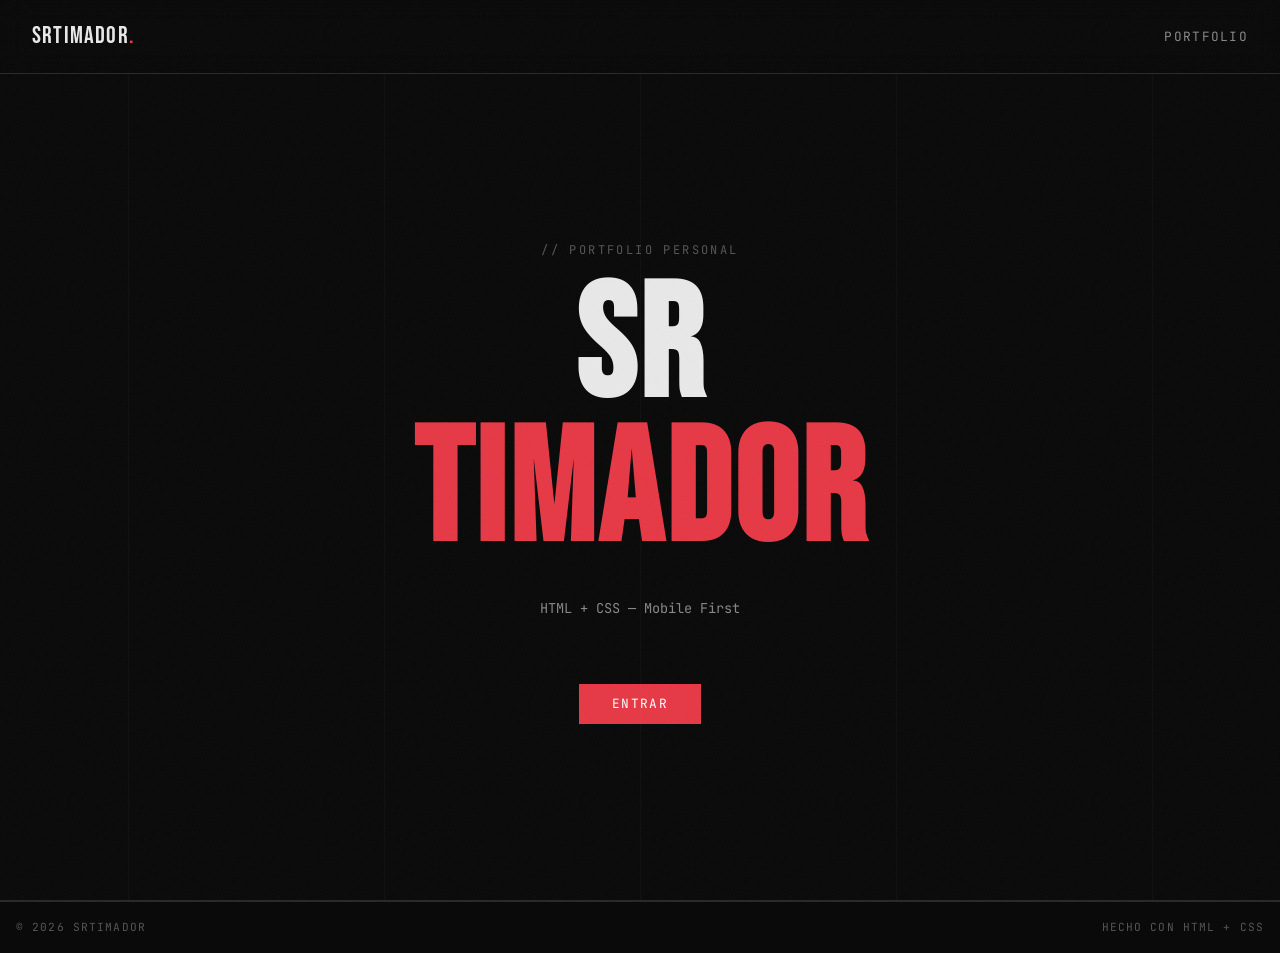
<file: index.html>
<!DOCTYPE html>
<html lang="es">
<head>
  <meta charset="UTF-8">
  <meta name="viewport" content="width=device-width, initial-scale=1.0">
  <title>SrTimador</title>
  <link rel="stylesheet" href="style.css">
  <link rel="preconnect" href="https://fonts.googleapis.com">
  <link rel="preconnect" href="https://fonts.gstatic.com" crossorigin>
  <link href="https://fonts.googleapis.com/css2?family=Bebas+Neue&family=JetBrains+Mono:wght@400;600&display=swap" rel="stylesheet">
</head>
<body>
  <div class="noise" aria-hidden="true"></div>

  <nav class="nav">
    <a href="index.html" class="nav__logo">SrTimador<span class="nav__dot">.</span></a>
    <ul class="nav__links">
      <li><a href="portfolio.html">Portfolio</a></li>
    </ul>
  </nav>

  <main class="hero">
    <div class="hero__bg-lines" aria-hidden="true">
      <span></span><span></span><span></span><span></span><span></span>
    </div>
    <div class="hero__content">
      <p class="hero__tag">// portfolio personal</p>
      <h1 class="hero__title">
        <span class="hero__line">Sr</span><span class="hero__line hero__line--accent">Timador</span>
      </h1>
      <p class="hero__subtitle">HTML + CSS — Mobile First</p>
      <a href="portfolio.html" class="btn btn--primary">Entrar</a>
    </div>
  </main>

  <footer class="footer">
    <div class="footer__bottom">
      <p>&copy; 2026 SrTimador</p>
      <p class="footer__made">Hecho con HTML + CSS</p>
    </div>
  </footer>
</body>
</html>
</file>
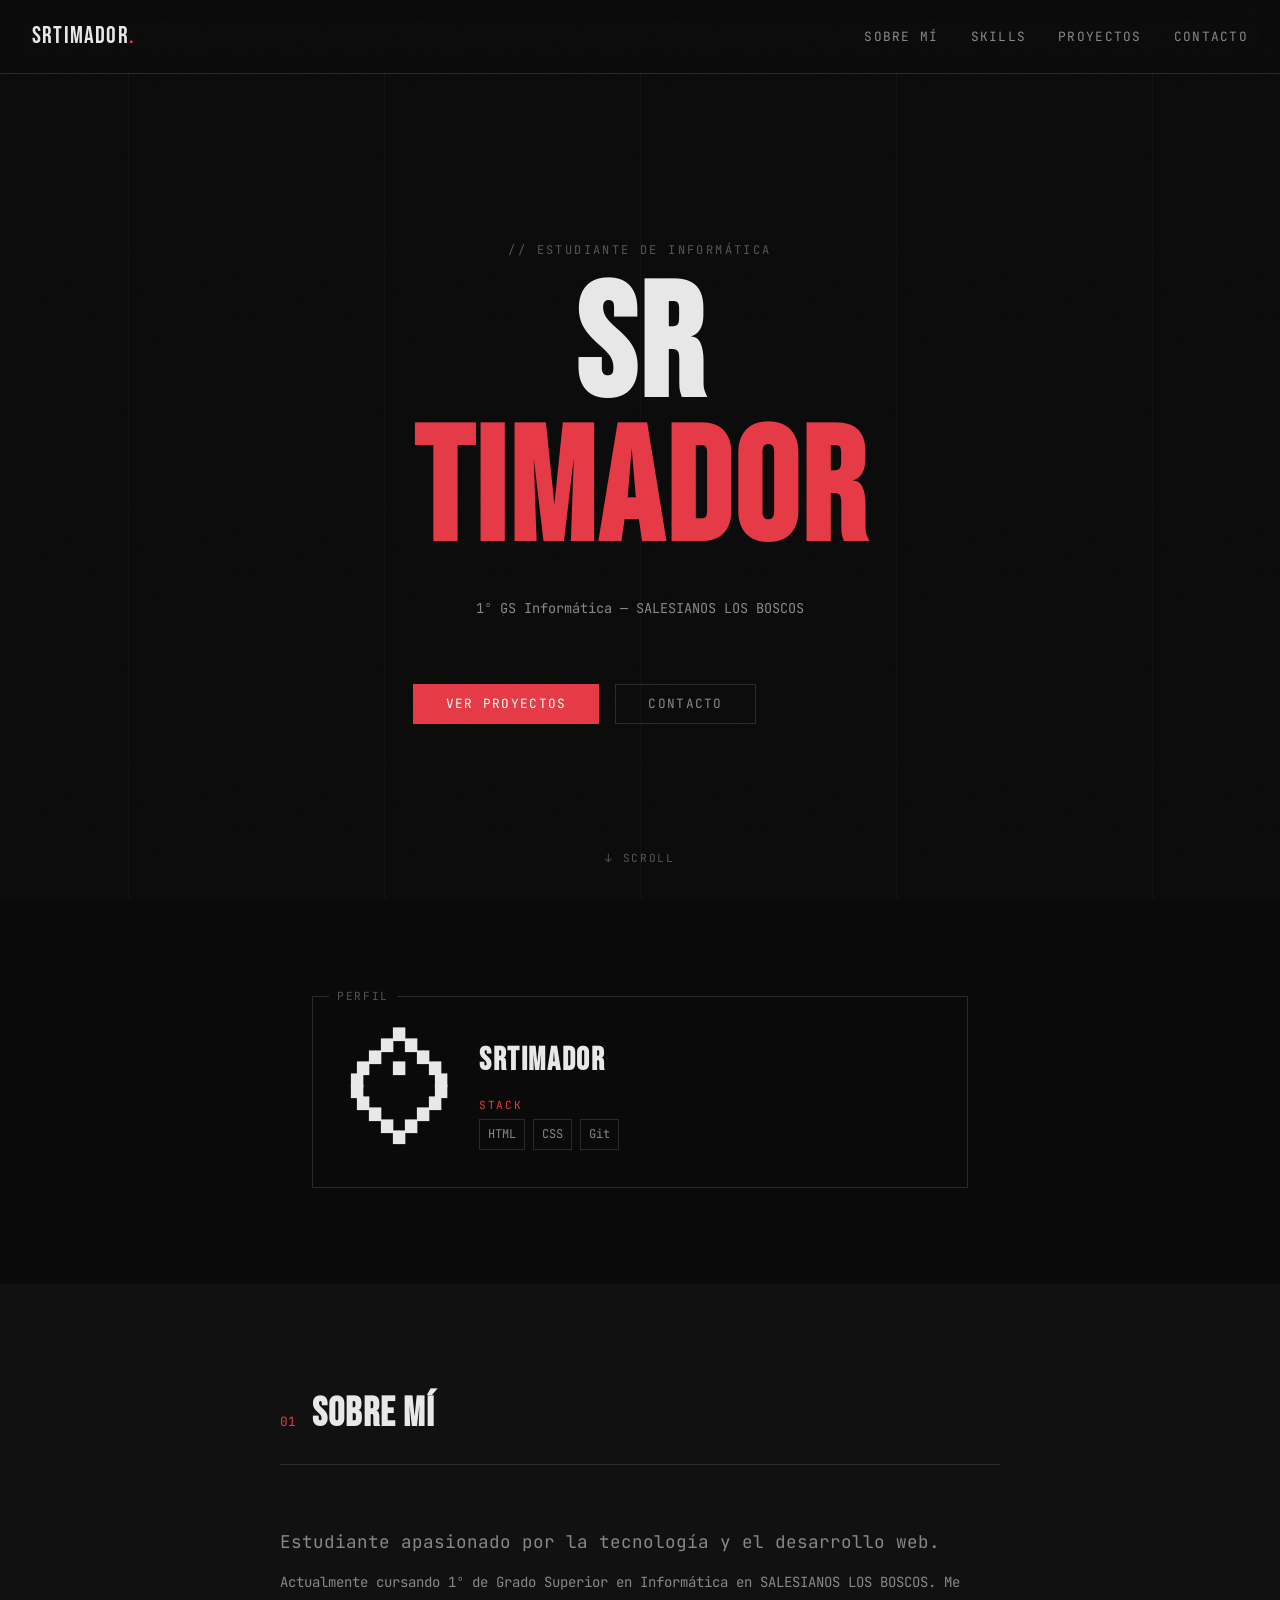
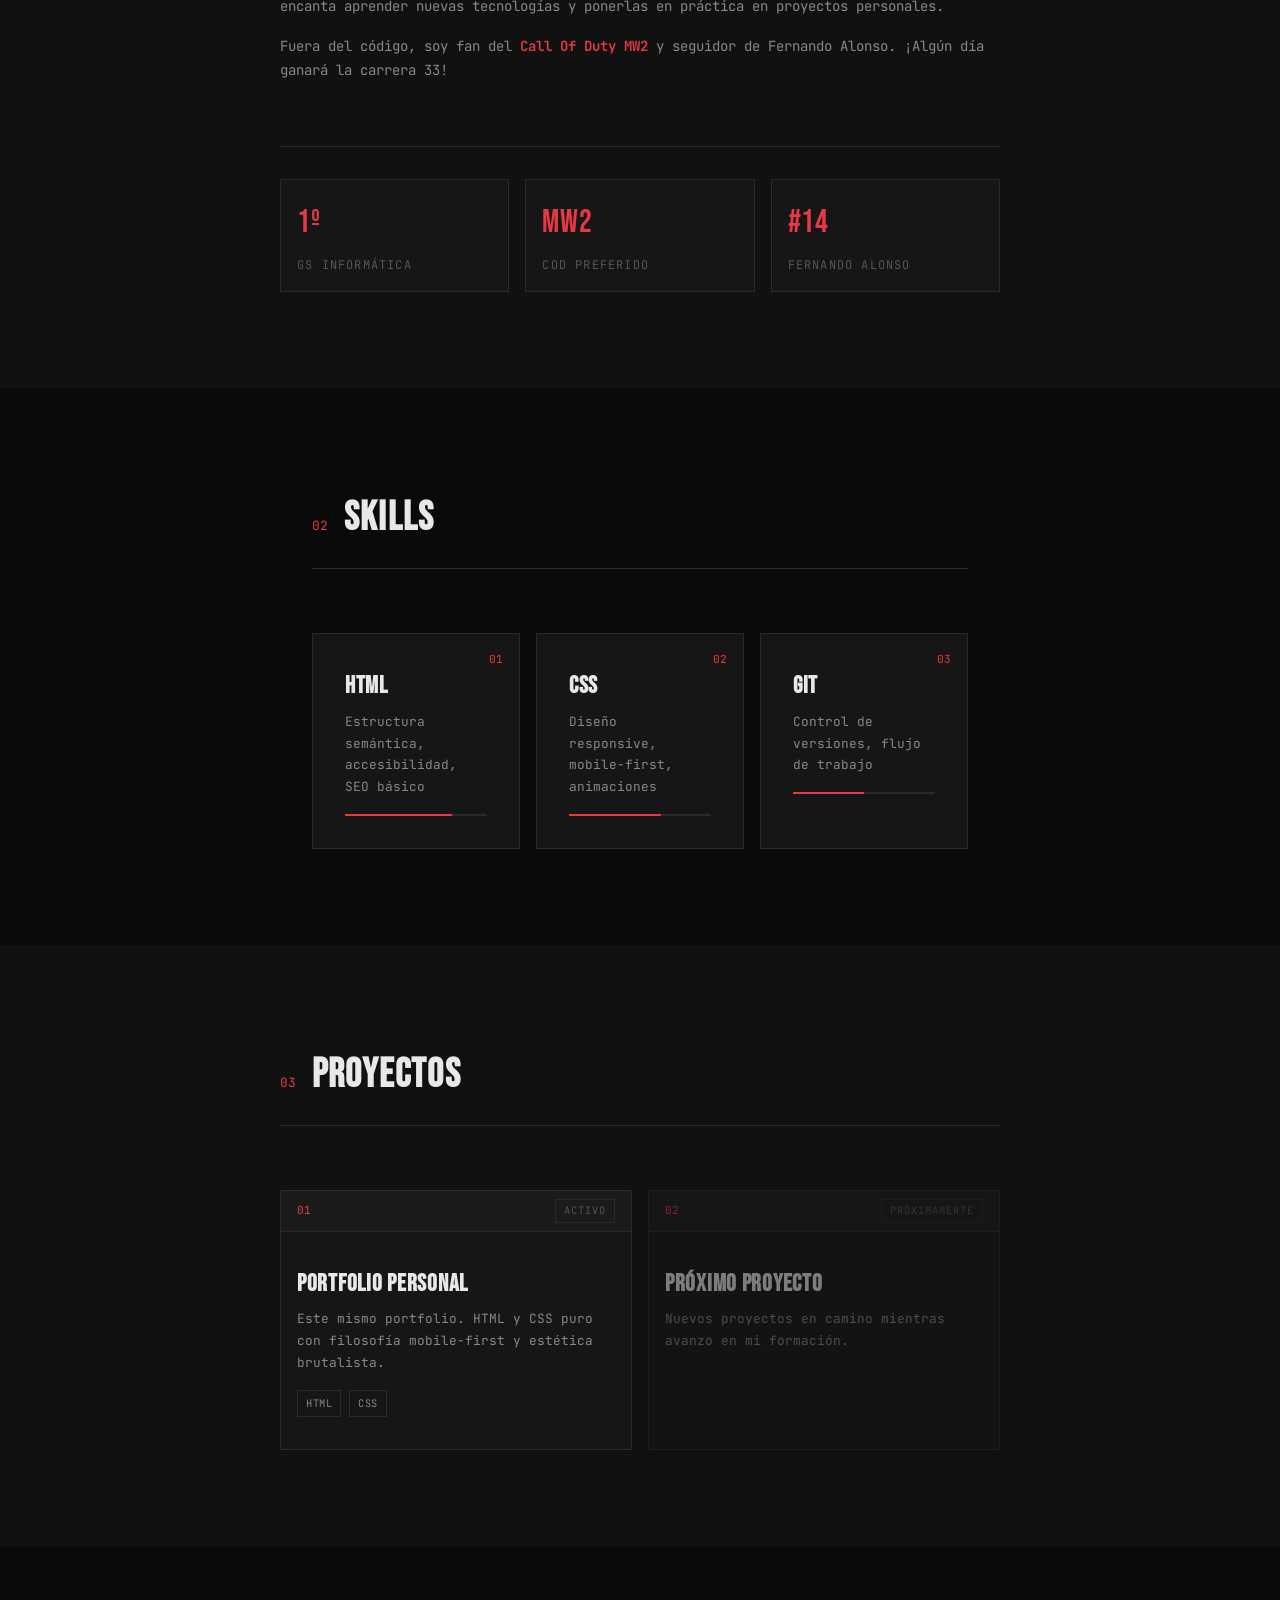
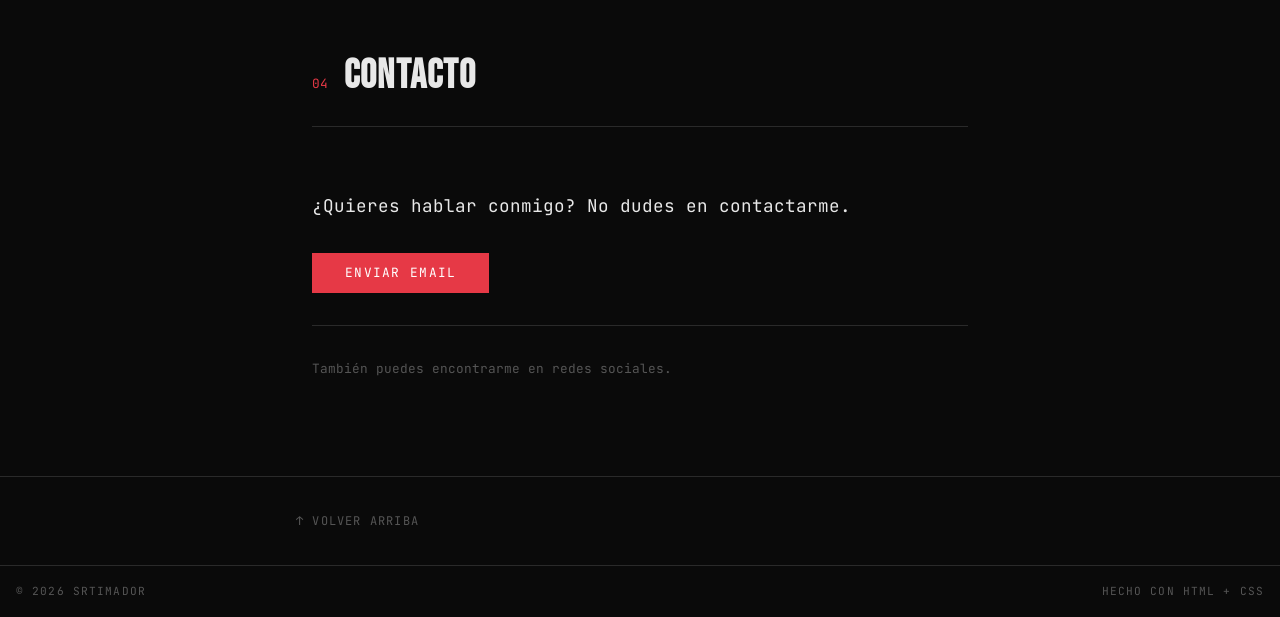
<file: portfolio.html>
<!DOCTYPE html>
<html lang="es">
<head>
  <meta charset="UTF-8">
  <meta name="viewport" content="width=device-width, initial-scale=1.0">
  <title>SrTimador - Portfolio</title>
  <link rel="stylesheet" href="style.css">
  <link rel="preconnect" href="https://fonts.googleapis.com">
  <link rel="preconnect" href="https://fonts.gstatic.com" crossorigin>
  <link href="https://fonts.googleapis.com/css2?family=Bebas+Neue&family=JetBrains+Mono:wght@400;600&display=swap" rel="stylesheet">
</head>
<body>
  <div class="noise" aria-hidden="true"></div>

  <!-- Navegación -->
  <nav class="nav">
    <a href="index.html" class="nav__logo">SrTimador<span class="nav__dot">.</span></a>
    <ul class="nav__links">
      <li><a href="#sobre-mi">Sobre mí</a></li>
      <li><a href="#skills">Skills</a></li>
      <li><a href="#proyectos">Proyectos</a></li>
      <li><a href="#contacto">Contacto</a></li>
    </ul>
    <button class="nav__toggle" aria-label="Abrir menú" aria-expanded="false">
      <span></span>
      <span></span>
      <span></span>
    </button>
  </nav>

  <!-- Mobile menu -->
  <div class="mobile-menu" id="mobile-menu">
    <a href="#sobre-mi" class="mobile-menu__link">Sobre mí</a>
    <a href="#skills" class="mobile-menu__link">Skills</a>
    <a href="#proyectos" class="mobile-menu__link">Proyectos</a>
    <a href="#contacto" class="mobile-menu__link">Contacto</a>
  </div>

  <!-- Hero -->
  <header class="hero">
    <div class="hero__bg-lines" aria-hidden="true">
      <span></span><span></span><span></span><span></span><span></span>
    </div>
    <div class="hero__content">
      <p class="hero__tag">// estudiante de informática</p>
      <h1 class="hero__title">
        <span class="hero__line">Sr</span><span class="hero__line hero__line--accent">Timador</span>
      </h1>
      <p class="hero__subtitle">1º GS Informática — SALESIANOS LOS BOSCOS</p>
      <div class="hero__cta">
        <a href="#proyectos" class="btn btn--primary">Ver proyectos</a>
        <a href="#contacto" class="btn btn--outline">Contacto</a>
      </div>
    </div>
    <div class="hero__scroll" aria-hidden="true">
      <span>↓ scroll</span>
    </div>
  </header>

  <!-- Identidad -->
  <section class="identity section" id="top">
    <div class="identity__grid">
      <pre class="identity__ascii" aria-hidden="true">
        ██
      ██  ██
    ██      ██
  ██    ██    ██
 ██            ██
 ██            ██
  ██          ██
    ██      ██
      ██  ██
        ██
      </pre>
      <div class="identity__info">
        <h2 class="identity__name">SrTimador</h2>
        <div class="identity__stack">
          <span class="identity__label">Stack</span>
          <ul class="identity__list">
            <li>HTML</li>
            <li>CSS</li>
            <li>Git</li>
          </ul>
        </div>
      </div>
    </div>
  </section>

  <!-- Sobre mí -->
  <section id="sobre-mi" class="section section--alt">
    <div class="section__header">
      <span class="section__num">01</span>
      <h2 class="section__title">Sobre mí</h2>
    </div>
    <div class="about">
      <p class="about__lead">Estudiante apasionado por la tecnología y el desarrollo web.</p>
      <p>Actualmente cursando 1º de Grado Superior en Informática en SALESIANOS LOS BOSCOS. Me encanta aprender nuevas tecnologías y ponerlas en práctica en proyectos personales.</p>
      <p>Fuera del código, soy fan del <strong>Call Of Duty MW2</strong> y seguidor de Fernando Alonso. ¡Algún día ganará la carrera 33!</p>
      <div class="about__stats">
        <div class="stat">
          <span class="stat__num">1º</span>
          <span class="stat__label">GS Informática</span>
        </div>
        <div class="stat">
          <span class="stat__num">MW2</span>
          <span class="stat__label">COD preferido</span>
        </div>
        <div class="stat">
          <span class="stat__num">#14</span>
          <span class="stat__label">Fernando Alonso</span>
        </div>
      </div>
    </div>
  </section>

  <!-- Skills -->
  <section id="skills" class="section">
    <div class="section__header">
      <span class="section__num">02</span>
      <h2 class="section__title">Skills</h2>
    </div>
    <div class="skills">
      <div class="skill-card">
        <span class="skill-card__num">01</span>
        <h3 class="skill-card__title">HTML</h3>
        <p>Estructura semántica, accesibilidad, SEO básico</p>
        <div class="skill-card__bar"><div class="skill-card__fill" style="--fill: 75%"></div></div>
      </div>
      <div class="skill-card">
        <span class="skill-card__num">02</span>
        <h3 class="skill-card__title">CSS</h3>
        <p>Diseño responsive, mobile-first, animaciones</p>
        <div class="skill-card__bar"><div class="skill-card__fill" style="--fill: 65%"></div></div>
      </div>
      <div class="skill-card">
        <span class="skill-card__num">03</span>
        <h3 class="skill-card__title">Git</h3>
        <p>Control de versiones, flujo de trabajo</p>
        <div class="skill-card__bar"><div class="skill-card__fill" style="--fill: 50%"></div></div>
      </div>
    </div>
  </section>

  <!-- Proyectos -->
  <section id="proyectos" class="section section--alt">
    <div class="section__header">
      <span class="section__num">03</span>
      <h2 class="section__title">Proyectos</h2>
    </div>
    <div class="projects">
      <article class="project-card">
        <div class="project-card__header">
          <span class="project-card__num">01</span>
          <span class="project-card__status">activo</span>
        </div>
        <div class="project-card__content">
          <h3 class="project-card__title">Portfolio Personal</h3>
          <p class="project-card__desc">Este mismo portfolio. HTML y CSS puro con filosofía mobile-first y estética brutalista.</p>
          <div class="project-card__tags">
            <span class="tag">HTML</span>
            <span class="tag">CSS</span>
          </div>
        </div>
      </article>
      <article class="project-card project-card--placeholder">
        <div class="project-card__header">
          <span class="project-card__num">02</span>
          <span class="project-card__status">próximamente</span>
        </div>
        <div class="project-card__content">
          <h3 class="project-card__title">Próximo proyecto</h3>
          <p class="project-card__desc">Nuevos proyectos en camino mientras avanzo en mi formación.</p>
        </div>
      </article>
    </div>
  </section>

  <!-- Contacto -->
  <section id="contacto" class="section">
    <div class="section__header">
      <span class="section__num">04</span>
      <h2 class="section__title">Contacto</h2>
    </div>
    <div class="contact">
      <p class="contact__text">¿Quieres hablar conmigo? No dudes en contactarme.</p>
      <div class="contact__actions">
        <a href="mailto:contacto@ejemplo.com" class="btn btn--primary">Enviar email</a>
      </div>
      <div class="contact__divider" aria-hidden="true"></div>
      <p class="contact__note">También puedes encontrarme en redes sociales.</p>
    </div>
  </section>

  <!-- Footer -->
  <footer class="footer">
    <div class="footer__top">
      <a href="#top" class="footer__back">↑ volver arriba</a>
    </div>
    <div class="footer__bottom">
      <p>&copy; 2026 SrTimador</p>
      <p class="footer__made">Hecho con HTML + CSS</p>
    </div>
  </footer>

  <script>
    // Mobile menu toggle
    const toggle = document.querySelector('.nav__toggle');
    const menu = document.getElementById('mobile-menu');
    toggle.addEventListener('click', () => {
      const expanded = toggle.getAttribute('aria-expanded') === 'true';
      toggle.setAttribute('aria-expanded', !expanded);
      menu.classList.toggle('active');
    });
    // Close menu on link click
    menu.querySelectorAll('a').forEach(link => {
      link.addEventListener('click', () => menu.classList.remove('active'));
    });
  </script>
</body>
</html>
</file>
<file: style.css>
/* ========== RESET & VARIABLES ========== */
* {
  margin: 0;
  padding: 0;
  box-sizing: border-box;
}

:root {
  --bg-primary: #0a0a0a;
  --bg-secondary: #111111;
  --bg-card: #161616;
  --text-primary: #e8e8e8;
  --text-secondary: #888888;
  --text-muted: #555555;
  --accent: #E63946;
  --accent-glow: rgba(230, 57, 70, 0.15);
  --border: #2a2a2a;
  --font-display: "Bebas Neue", sans-serif;
  --font-mono: "JetBrains Mono", monospace;
  --space-xs: 4px;
  --space-sm: 8px;
  --space-md: 16px;
  --space-lg: 32px;
  --space-xl: 64px;
  --space-2xl: 96px;
}

html {
  scroll-behavior: smooth;
}

body {
  font-family: var(--font-mono);
  font-size: 14px;
  line-height: 1.7;
  background: var(--bg-primary);
  color: var(--text-primary);
  overflow-x: hidden;
}

a {
  color: var(--accent);
  text-decoration: none;
  transition: color 0.2s;
}

a:hover {
  color: #ff4d5a;
}

::selection {
  background: var(--accent);
  color: #fff;
}

/* ========== NOISE OVERLAY ========== */
.noise {
  position: fixed;
  inset: 0;
  z-index: 9999;
  pointer-events: none;
  opacity: 0.03;
  background-image: url("data:image/svg+xml,%3Csvg viewBox='0 0 256 256' xmlns='http://www.w3.org/2000/svg'%3E%3Cfilter id='noise'%3E%3CfeTurbulence type='fractalNoise' baseFrequency='0.9' numOctaves='4' stitchTiles='stitch'/%3E%3C/filter%3E%3Crect width='100%25' height='100%25' filter='url(%23noise)'/%3E%3C/svg%3E");
  background-repeat: repeat;
  background-size: 256px;
}

/* ========== NAVIGATION ========== */
.nav {
  position: fixed;
  top: 0;
  left: 0;
  right: 0;
  display: flex;
  justify-content: space-between;
  align-items: center;
  padding: var(--space-md) var(--space-lg);
  background: rgba(10, 10, 10, 0.9);
  backdrop-filter: blur(12px);
  border-bottom: 1px solid var(--border);
  z-index: 1000;
}

.nav__logo {
  font-family: var(--font-display);
  font-size: 1.5rem;
  letter-spacing: 0.05em;
  color: var(--text-primary);
}

.nav__logo:hover {
  color: var(--accent);
}

.nav__dot {
  color: var(--accent);
}

.nav__links {
  display: none;
  gap: var(--space-lg);
  list-style: none;
}

.nav__links a {
  color: var(--text-secondary);
  font-size: 0.8rem;
  text-transform: uppercase;
  letter-spacing: 0.1em;
  position: relative;
}

.nav__links a::after {
  content: "";
  position: absolute;
  bottom: -4px;
  left: 0;
  width: 0;
  height: 1px;
  background: var(--accent);
  transition: width 0.3s;
}

.nav__links a:hover {
  color: var(--text-primary);
}

.nav__links a:hover::after {
  width: 100%;
}

.nav__toggle {
  display: flex;
  flex-direction: column;
  gap: 5px;
  background: none;
  border: none;
  cursor: pointer;
  padding: 8px;
}

.nav__toggle span {
  width: 24px;
  height: 2px;
  background: var(--text-primary);
  transition: all 0.3s;
}

/* Mobile menu */
.mobile-menu {
  position: fixed;
  top: 0;
  left: 0;
  right: 0;
  bottom: 0;
  background: rgba(10, 10, 10, 0.98);
  display: flex;
  flex-direction: column;
  justify-content: center;
  align-items: center;
  gap: var(--space-lg);
  z-index: 999;
  opacity: 0;
  pointer-events: none;
  transition: opacity 0.3s;
}

.mobile-menu.active {
  opacity: 1;
  pointer-events: all;
}

.mobile-menu__link {
  font-family: var(--font-display);
  font-size: 2.5rem;
  color: var(--text-primary);
  letter-spacing: 0.05em;
}

.mobile-menu__link:hover {
  color: var(--accent);
}

/* ========== HERO ========== */
.hero {
  min-height: 100vh;
  display: flex;
  flex-direction: column;
  justify-content: center;
  align-items: center;
  text-align: center;
  padding: var(--space-2xl) var(--space-md) var(--space-lg);
  position: relative;
  overflow: hidden;
}

.hero__bg-lines {
  position: absolute;
  inset: 0;
  display: flex;
  justify-content: space-around;
  opacity: 0.05;
}

.hero__bg-lines span {
  width: 1px;
  height: 100%;
  background: var(--text-secondary);
}

.hero__tag {
  color: var(--text-muted);
  font-size: 0.75rem;
  text-transform: uppercase;
  letter-spacing: 0.2em;
  margin-bottom: var(--space-md);
  animation: fadeInUp 0.6s ease both;
}

.hero__title {
  font-family: var(--font-display);
  font-size: 5rem;
  line-height: 0.9;
  letter-spacing: 0.02em;
  margin-bottom: var(--space-lg);
}

.hero__line {
  display: block;
  animation: slideIn 0.8s ease both;
}

.hero__line--accent {
  color: var(--accent);
  animation-delay: 0.15s;
}

.hero__subtitle {
  color: var(--text-secondary);
  font-size: 0.85rem;
  margin-bottom: var(--space-xl);
  animation: fadeInUp 0.6s ease 0.3s both;
}

.hero__cta {
  display: flex;
  gap: var(--space-md);
  animation: fadeInUp 0.6s ease 0.45s both;
}

.hero__scroll {
  position: absolute;
  bottom: var(--space-lg);
  left: 50%;
  transform: translateX(-50%);
  color: var(--text-muted);
  font-size: 0.7rem;
  text-transform: uppercase;
  letter-spacing: 0.15em;
  animation: bounce 2s infinite;
}

/* ========== BUTTONS ========== */
.btn {
  font-family: var(--font-mono);
  font-size: 0.8rem;
  text-transform: uppercase;
  letter-spacing: 0.1em;
  padding: var(--space-sm) var(--space-lg);
  border: 1px solid var(--accent);
  cursor: pointer;
  transition: all 0.2s;
  display: inline-block;
}

.btn--primary {
  background: var(--accent);
  color: #fff;
}

.btn--primary:hover {
  background: transparent;
  color: var(--accent);
}

.btn--outline {
  background: transparent;
  color: var(--text-secondary);
  border-color: var(--border);
}

.btn--outline:hover {
  border-color: var(--text-primary);
  color: var(--text-primary);
}

/* ========== SECTIONS ========== */
.section {
  padding: var(--space-2xl) var(--space-md);
  max-width: 720px;
  margin: 0 auto;
}

.section--alt {
  background: var(--bg-secondary);
  max-width: 100%;
}

.section--alt > * {
  max-width: 720px;
  margin-left: auto;
  margin-right: auto;
}

.section__header {
  display: flex;
  align-items: baseline;
  gap: var(--space-md);
  margin-bottom: var(--space-xl);
  padding-bottom: var(--space-md);
  border-bottom: 1px solid var(--border);
}

.section__num {
  font-family: var(--font-mono);
  font-size: 0.8rem;
  color: var(--accent);
}

.section__title {
  font-family: var(--font-display);
  font-size: 2.5rem;
  letter-spacing: 0.03em;
  color: var(--text-primary);
}

/* ========== IDENTITY ========== */
.identity__grid {
  display: flex;
  flex-direction: column;
  align-items: center;
  gap: var(--space-lg);
  padding: var(--space-lg);
  border: 1px solid var(--border);
  position: relative;
}

.identity__grid::before {
  content: "perfil";
  position: absolute;
  top: -10px;
  left: var(--space-md);
  background: var(--bg-primary);
  padding: 0 var(--space-sm);
  font-size: 0.7rem;
  color: var(--text-muted);
  text-transform: uppercase;
  letter-spacing: 0.15em;
}

.identity__ascii {
  font-family: var(--font-mono);
  font-size: 0.65rem;
  line-height: 1.1;
  color: var(--text-primary);
  white-space: pre;
  margin: 0;
}

.identity__info {
  text-align: center;
}

.identity__name {
  font-family: var(--font-display);
  font-size: 2rem;
  letter-spacing: 0.05em;
  color: var(--text-primary);
  margin-bottom: var(--space-sm);
}

.identity__label {
  font-size: 0.7rem;
  color: var(--accent);
  text-transform: uppercase;
  letter-spacing: 0.15em;
  display: block;
  margin-bottom: var(--space-xs);
}

.identity__list {
  list-style: none;
  display: flex;
  gap: var(--space-sm);
  justify-content: center;
  padding: 0;
  flex-wrap: wrap;
}

.identity__list li {
  font-size: 0.75rem;
  color: var(--text-secondary);
  padding: var(--space-xs) var(--space-sm);
  border: 1px solid var(--border);
}

/* ========== ABOUT ========== */
.about__lead {
  font-size: 1.1rem;
  color: var(--text-primary);
  margin-bottom: var(--space-md);
  line-height: 1.5;
}

.about p {
  color: var(--text-secondary);
  margin-bottom: var(--space-md);
}

.about strong {
  color: var(--accent);
  font-weight: 600;
}

.about__stats {
  display: grid;
  grid-template-columns: 1fr;
  gap: var(--space-md);
  margin-top: var(--space-xl);
  padding-top: var(--space-lg);
  border-top: 1px solid var(--border);
}

.stat {
  display: flex;
  flex-direction: column;
  gap: var(--space-xs);
  padding: var(--space-md);
  background: var(--bg-card);
  border: 1px solid var(--border);
}

.stat__num {
  font-family: var(--font-display);
  font-size: 2rem;
  color: var(--accent);
  letter-spacing: 0.02em;
}

.stat__label {
  font-size: 0.75rem;
  color: var(--text-muted);
  text-transform: uppercase;
  letter-spacing: 0.1em;
}

/* ========== SKILLS ========== */
.skills {
  display: grid;
  grid-template-columns: 1fr;
  gap: var(--space-md);
}

.skill-card {
  background: var(--bg-card);
  border: 1px solid var(--border);
  padding: var(--space-lg);
  position: relative;
  transition: border-color 0.3s;
}

.skill-card:hover {
  border-color: var(--accent);
}

.skill-card__num {
  font-size: 0.7rem;
  color: var(--accent);
  position: absolute;
  top: var(--space-md);
  right: var(--space-md);
}

.skill-card__title {
  font-family: var(--font-display);
  font-size: 1.5rem;
  letter-spacing: 0.03em;
  margin-bottom: var(--space-xs);
}

.skill-card p {
  color: var(--text-secondary);
  font-size: 0.8rem;
  margin-bottom: var(--space-md);
}

.skill-card__bar {
  width: 100%;
  height: 2px;
  background: var(--border);
  position: relative;
}

.skill-card__fill {
  position: absolute;
  top: 0;
  left: 0;
  height: 100%;
  width: var(--fill);
  background: var(--accent);
  transition: width 1s ease;
}

/* ========== PROJECTS ========== */
.projects {
  display: grid;
  grid-template-columns: 1fr;
  gap: var(--space-md);
}

.project-card {
  background: var(--bg-card);
  border: 1px solid var(--border);
  transition: border-color 0.3s;
}

.project-card:hover {
  border-color: var(--accent);
}

.project-card__header {
  display: flex;
  justify-content: space-between;
  align-items: center;
  padding: var(--space-sm) var(--space-md);
  border-bottom: 1px solid var(--border);
  background: rgba(255, 255, 255, 0.02);
}

.project-card__num {
  font-size: 0.7rem;
  color: var(--accent);
}

.project-card__status {
  font-size: 0.65rem;
  text-transform: uppercase;
  letter-spacing: 0.1em;
  color: var(--text-muted);
  padding: 2px 8px;
  border: 1px solid var(--border);
}

.project-card__content {
  padding: var(--space-lg) var(--space-md);
}

.project-card__title {
  font-family: var(--font-display);
  font-size: 1.5rem;
  letter-spacing: 0.03em;
  margin-bottom: var(--space-xs);
}

.project-card__desc {
  color: var(--text-secondary);
  font-size: 0.8rem;
  margin-bottom: var(--space-md);
}

.project-card--placeholder {
  opacity: 0.5;
}

.project-card__tags {
  display: flex;
  gap: var(--space-sm);
  flex-wrap: wrap;
}

.tag {
  font-size: 0.65rem;
  color: var(--text-secondary);
  padding: var(--space-xs) var(--space-sm);
  border: 1px solid var(--border);
  text-transform: uppercase;
  letter-spacing: 0.05em;
}

/* ========== CONTACT ========== */
.contact__text {
  font-size: 1.1rem;
  color: var(--text-primary);
  margin-bottom: var(--space-lg);
}

.contact__actions {
  margin-bottom: var(--space-lg);
}

.contact__divider {
  height: 1px;
  background: var(--border);
  margin-bottom: var(--space-lg);
}

.contact__note {
  color: var(--text-muted);
  font-size: 0.8rem;
}

/* ========== FOOTER ========== */
.footer {
  border-top: 1px solid var(--border);
}

.footer__top {
  max-width: 720px;
  margin: 0 auto;
  padding: var(--space-lg) var(--space-md);
}

.footer__back {
  font-size: 0.75rem;
  color: var(--text-muted);
  text-transform: uppercase;
  letter-spacing: 0.1em;
}

.footer__back:hover {
  color: var(--accent);
}

.footer__bottom {
  display: flex;
  justify-content: space-between;
  padding: var(--space-md);
  font-size: 0.7rem;
  color: var(--text-muted);
  text-transform: uppercase;
  letter-spacing: 0.1em;
  border-top: 1px solid var(--border);
}

.footer__made {
  color: var(--text-muted);
}

/* ========== ANIMATIONS ========== */
@keyframes fadeInUp {
  from {
    opacity: 0;
    transform: translateY(20px);
  }
  to {
    opacity: 1;
    transform: translateY(0);
  }
}

@keyframes slideIn {
  from {
    opacity: 0;
    transform: translateX(-30px);
  }
  to {
    opacity: 1;
    transform: translateX(0);
  }
}

@keyframes bounce {
  0%, 20%, 50%, 80%, 100% {
    transform: translateX(-50%) translateY(0);
  }
  40% {
    transform: translateX(-50%) translateY(-8px);
  }
  60% {
    transform: translateX(-50%) translateY(-4px);
  }
}

/* ========== RESPONSIVE ========== */
@media (min-width: 600px) {
  .identity__grid {
    flex-direction: row;
  }

  .identity__info {
    text-align: left;
  }

  .identity__list {
    justify-content: flex-start;
  }

  .about__stats {
    grid-template-columns: repeat(3, 1fr);
  }

  .skills {
    grid-template-columns: repeat(3, 1fr);
  }

  .projects {
    grid-template-columns: repeat(2, 1fr);
  }
}

@media (min-width: 768px) {
  .hero__title {
    font-size: 8rem;
  }

  .nav__links {
    display: flex;
  }

  .nav__toggle {
    display: none;
  }

  .section {
    padding: var(--space-2xl) var(--space-lg);
  }
}

@media (min-width: 1024px) {
  .hero__title {
    font-size: 10rem;
  }
}
</file>
